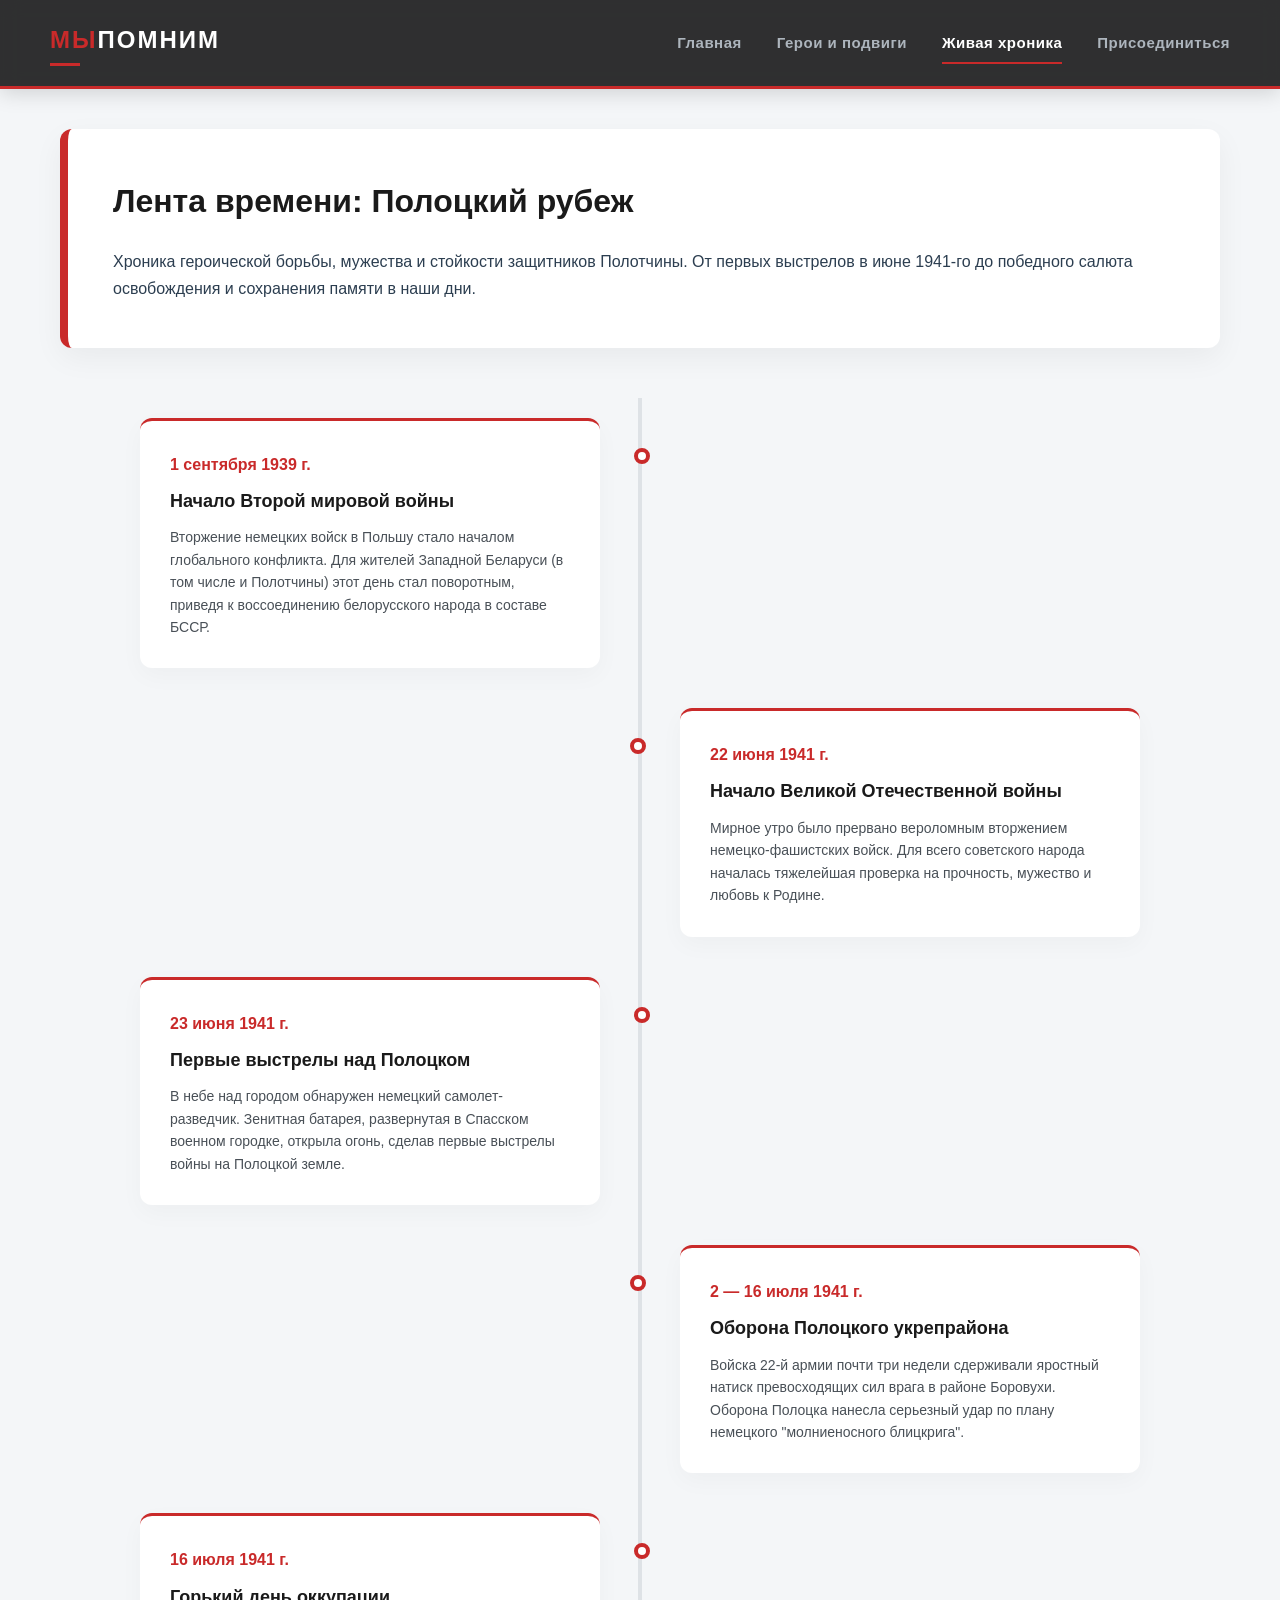
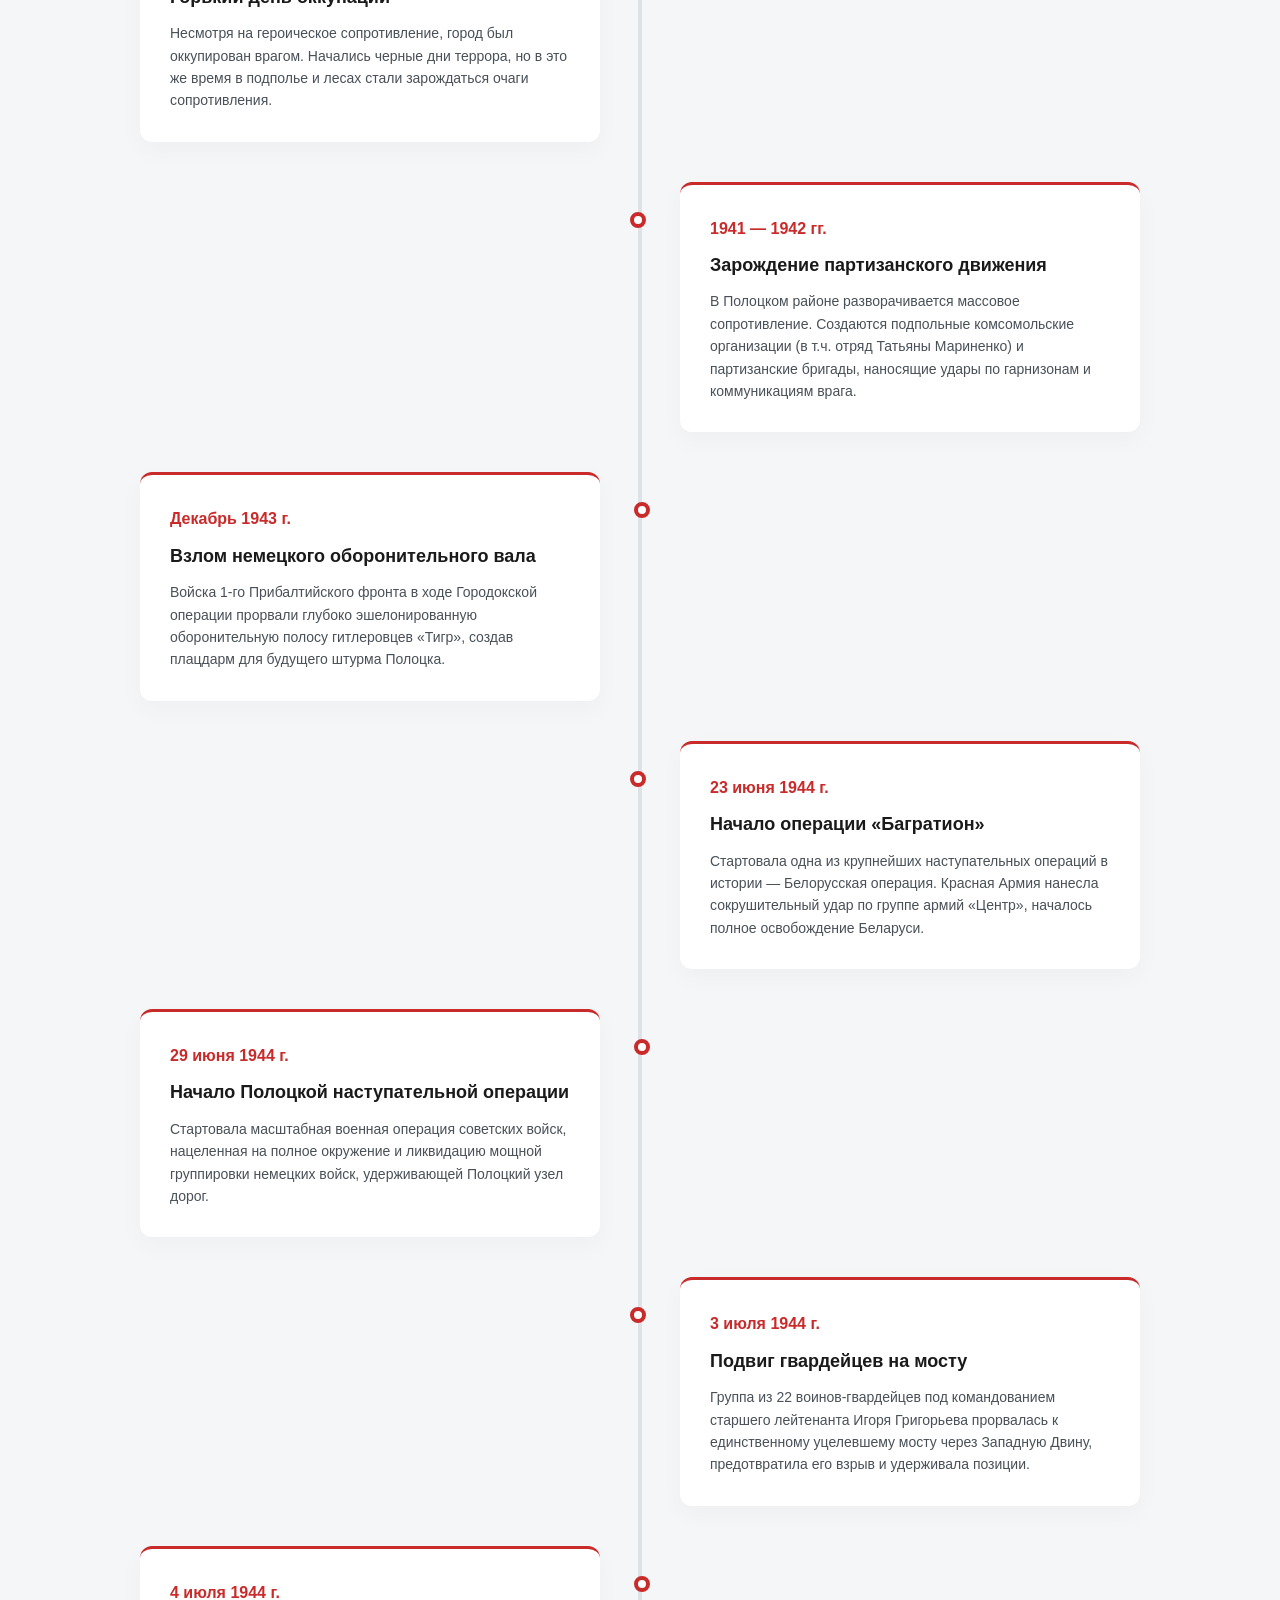
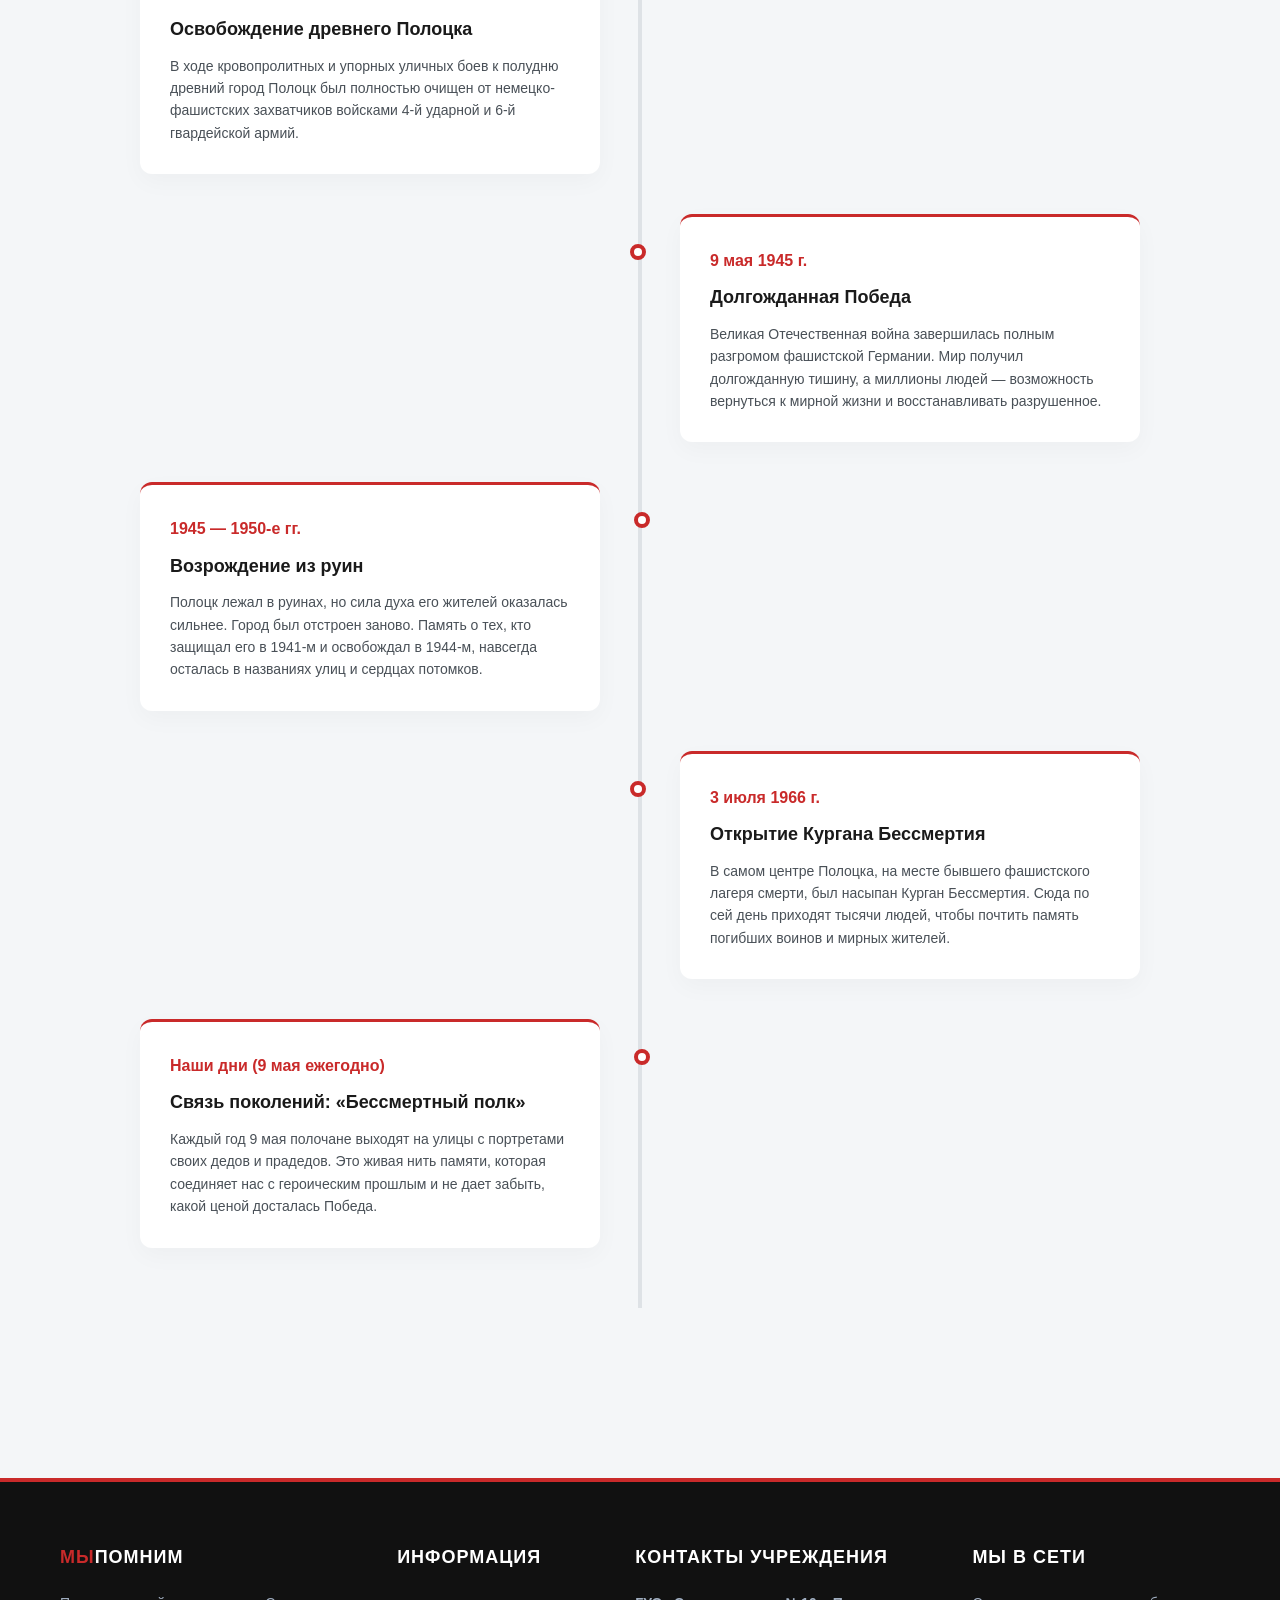
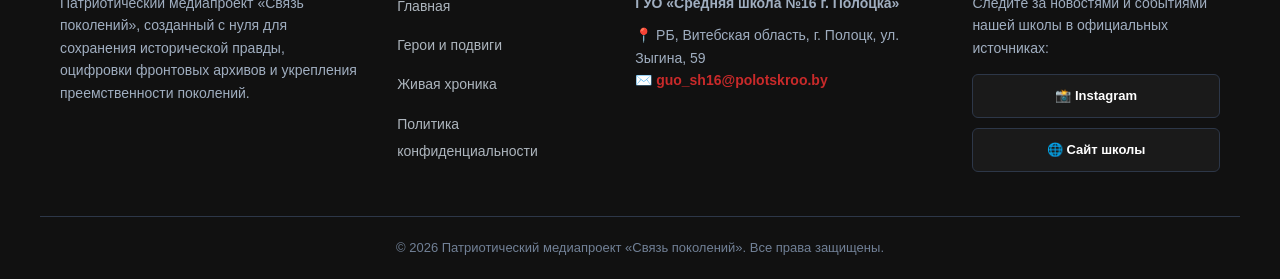
<file: chronicle.html>
<!DOCTYPE html>
<html lang="ru">
<head>
    <meta charset="UTF-8">
    <meta name="viewport" content="width=device-width, initial-scale=1.0">
    <title>Живая хроника — Связь поколений</title>
    <link rel="stylesheet" href="style.css">
</head>
<body>

    <header class="main-header">
        <div class="logo"><span class="logo-accent">Мы</span>Помним</div>
        <nav class="nav-links">
            <a href="index.html" class="nav-item">Главная</a>
            <a href="heroes.html" class="nav-item">Герои и подвиги</a>
            <a href="chronicle.html" class="nav-item active">Живая хроника</a>
            <a href="contacts.html" class="nav-item">Присоединиться</a>
        </nav>
    </header>

    <main class="container">
        
        <section class="mission-block" style="border-left-color: #c92a2a;">
            <h2>Лента времени: Полоцкий рубеж</h2>
            <p>Хроника героической борьбы, мужества и стойкости защитников Полотчины. От первых выстрелов в июне 1941-го до победного салюта освобождения и сохранения памяти в наши дни.</p>
        </section>

        <div class="timeline-container">
            <div class="timeline-line"></div> 

            <div class="timeline-item left-item">
                <div class="timeline-dot"></div>
                <div class="timeline-content">
                    <span class="timeline-date">1 сентября 1939 г.</span>
                    <h4>Начало Второй мировой войны</h4>
                    <p>Вторжение немецких войск в Польшу стало началом глобального конфликта. Для жителей Западной Беларуси (в том числе и Полотчины) этот день стал поворотным, приведя к воссоединению белорусского народа в составе БССР.</p>
                </div>
            </div>

            <div class="timeline-item right-item">
                <div class="timeline-dot"></div>
                <div class="timeline-content">
                    <span class="timeline-date">22 июня 1941 г.</span>
                    <h4>Начало Великой Отечественной войны</h4>
                    <p>Мирное утро было прервано вероломным вторжением немецко-фашистских войск. Для всего советского народа началась тяжелейшая проверка на прочность, мужество и любовь к Родине.</p>
                </div>
            </div>

            <div class="timeline-item left-item">
                <div class="timeline-dot"></div>
                <div class="timeline-content">
                    <span class="timeline-date">23 июня 1941 г.</span>
                    <h4>Первые выстрелы над Полоцком</h4>
                    <p>В небе над городом обнаружен немецкий самолет-разведчик. Зенитная батарея, развернутая в Спасском военном городке, открыла огонь, сделав первые выстрелы войны на Полоцкой земле.</p>
                </div>
            </div>

            <div class="timeline-item right-item">
                <div class="timeline-dot"></div>
                <div class="timeline-content">
                    <span class="timeline-date">2 — 16 июля 1941 г.</span>
                    <h4>Оборона Полоцкого укрепрайона</h4>
                    <p>Войска 22-й армии почти три недели сдерживали яростный натиск превосходящих сил врага в районе Боровухи. Оборона Полоцка нанесла серьезный удар по плану немецкого "молниеносного блицкрига".</p>
                </div>
            </div>

            <div class="timeline-item left-item">
                <div class="timeline-dot"></div>
                <div class="timeline-content">
                    <span class="timeline-date">16 июля 1941 г.</span>
                    <h4>Горький день оккупации</h4>
                    <p>Несмотря на героическое сопротивление, город был оккупирован врагом. Начались черные дни террора, но в это же время в подполье и лесах стали зарождаться очаги сопротивления.</p>
                </div>
            </div>

            <div class="timeline-item right-item">
                <div class="timeline-dot"></div>
                <div class="timeline-content">
                    <span class="timeline-date">1941 — 1942 гг.</span>
                    <h4>Зарождение партизанского движения</h4>
                    <p>В Полоцком районе разворачивается массовое сопротивление. Создаются подпольные комсомольские организации (в т.ч. отряд Татьяны Мариненко) и партизанские бригады, наносящие удары по гарнизонам и коммуникациям врага.</p>
                </div>
            </div>

            <div class="timeline-item left-item">
                <div class="timeline-dot"></div>
                <div class="timeline-content">
                    <span class="timeline-date">Декабрь 1943 г.</span>
                    <h4>Взлом немецкого оборонительного вала</h4>
                    <p>Войска 1-го Прибалтийского фронта в ходе Городокской операции прорвали глубоко эшелонированную оборонительную полосу гитлеровцев «Тигр», создав плацдарм для будущего штурма Полоцка.</p>
                </div>
            </div>

            <div class="timeline-item right-item">
                <div class="timeline-dot"></div>
                <div class="timeline-content">
                    <span class="timeline-date">23 июня 1944 г.</span>
                    <h4>Начало операции «Багратион»</h4>
                    <p>Стартовала одна из крупнейших наступательных операций в истории — Белорусская операция. Красная Армия нанесла сокрушительный удар по группе армий «Центр», началось полное освобождение Беларуси.</p>
                </div>
            </div>

            <div class="timeline-item left-item">
                <div class="timeline-dot"></div>
                <div class="timeline-content">
                    <span class="timeline-date">29 июня 1944 г.</span>
                    <h4>Начало Полоцкой наступательной операции</h4>
                    <p>Стартовала масштабная военная операция советских войск, нацеленная на полное окружение и ликвидацию мощной группировки немецких войск, удерживающей Полоцкий узел дорог.</p>
                </div>
            </div>

            <div class="timeline-item right-item">
                <div class="timeline-dot"></div>
                <div class="timeline-content">
                    <span class="timeline-date">3 июля 1944 г.</span>
                    <h4>Подвиг гвардейцев на мосту</h4>
                    <p>Группа из 22 воинов-гвардейцев под командованием старшего лейтенанта Игоря Григорьева прорвалась к единственному уцелевшему мосту через Западную Двину, предотвратила его взрыв и удерживала позиции.</p>
                </div>
            </div>

            <div class="timeline-item left-item">
                <div class="timeline-dot"></div>
                <div class="timeline-content">
                    <span class="timeline-date">4 июля 1944 г.</span>
                    <h4>Освобождение древнего Полоцка</h4>
                    <p>В ходе кровопролитных и упорных уличных боев к полудню древний город Полоцк был полностью очищен от немецко-фашистских захватчиков войсками 4-й ударной и 6-й гвардейской армий.</p>
                </div>
            </div>

            <div class="timeline-item right-item">
                <div class="timeline-dot"></div>
                <div class="timeline-content">
                    <span class="timeline-date">9 мая 1945 г.</span>
                    <h4>Долгожданная Победа</h4>
                    <p>Великая Отечественная война завершилась полным разгромом фашистской Германии. Мир получил долгожданную тишину, а миллионы людей — возможность вернуться к мирной жизни и восстанавливать разрушенное.</p>
                </div>
            </div>

            <div class="timeline-item left-item">
                <div class="timeline-dot"></div>
                <div class="timeline-content">
                    <span class="timeline-date">1945 — 1950-е гг.</span>
                    <h4>Возрождение из руин</h4>
                    <p>Полоцк лежал в руинах, но сила духа его жителей оказалась сильнее. Город был отстроен заново. Память о тех, кто защищал его в 1941-м и освобождал в 1944-м, навсегда осталась в названиях улиц и сердцах потомков.</p>
                </div>
            </div>

            <div class="timeline-item right-item">
                <div class="timeline-dot"></div>
                <div class="timeline-content">
                    <span class="timeline-date">3 июля 1966 г.</span>
                    <h4>Открытие Кургана Бессмертия</h4>
                    <p>В самом центре Полоцка, на месте бывшего фашистского лагеря смерти, был насыпан Курган Бессмертия. Сюда по сей день приходят тысячи людей, чтобы почтить память погибших воинов и мирных жителей.</p>
                </div>
            </div>

            <div class="timeline-item left-item">
                <div class="timeline-dot"></div>
                <div class="timeline-content">
                    <span class="timeline-date">Наши дни (9 мая ежегодно)</span>
                    <h4>Связь поколений: «Бессмертный полк»</h4>
                    <p>Каждый год 9 мая полочане выходят на улицы с портретами своих дедов и прадедов. Это живая нить памяти, которая соединяет нас с героическим прошлым и не дает забыть, какой ценой досталась Победа.</p>
                </div>
            </div>
            
        </div>
    </main>

    <footer class="main-footer">
        <div class="footer-container">
            
            <div class="footer-column about-project">
                <h4><span class="logo-accent">Мы</span>Помним</h4>
                <p class="footer-description">
                    Патриотический медиапроект «Связь поколений», созданный с нуля для сохранения исторической правды, оцифровки фронтовых архивов и укрепления преемственности поколений.
                </p>
            </div>
    
            <div class="footer-column footer-nav">
                <h4>Информация</h4>
                <ul>
                    <li><a href="index.html">Главная</a></li>
                    <li><a href="heroes.html">Герои и подвиги</a></li>
                    <li><a href="chronicle.html">Живая хроника</a></li>
                    <li><a href="privacy.html">Политика конфиденциальности</a></li>
                </ul>
            </div>
    
            <div class="footer-column footer-contacts">
                <h4>Контакты учреждения</h4>
                <p class="school-name">ГУО «Средняя школа №16 г. Полоцка»</p>
                <p class="footer-address">📍 РБ, Витебская область, г. Полоцк, ул. Зыгина, 59</p>
                <p class="footer-email">✉️ <a href="mailto:guo_sh16@polotskroo.by">guo_sh16@polotskroo.by</a></p>
            </div>
    
            <div class="footer-column footer-social">
                <h4>Мы в сети</h4>
                <p>Следите за новостями и событиями нашей школы в официальных источниках:</p>
                <div class="social-links">
                    <a href="https://www.instagram.com/school_shestnadtsataya/" class="social-item instagram" target="_blank" title="Instagram школы">📸 Instagram</a>
                    <a href="https://sch16.polotskroo.by/" class="social-item website" target="_blank" title="Сайт школы">🌐 Сайт школы</a>
                </div>
            </div>
    
        </div>
    
        <div class="footer-bottom">
            <p>© 2026 Патриотический медиапроект «Связь поколений». Все права защищены.</p>
        </div>
    </footer>

    <script src="main.js"></script>
</body>
</html>
</file>
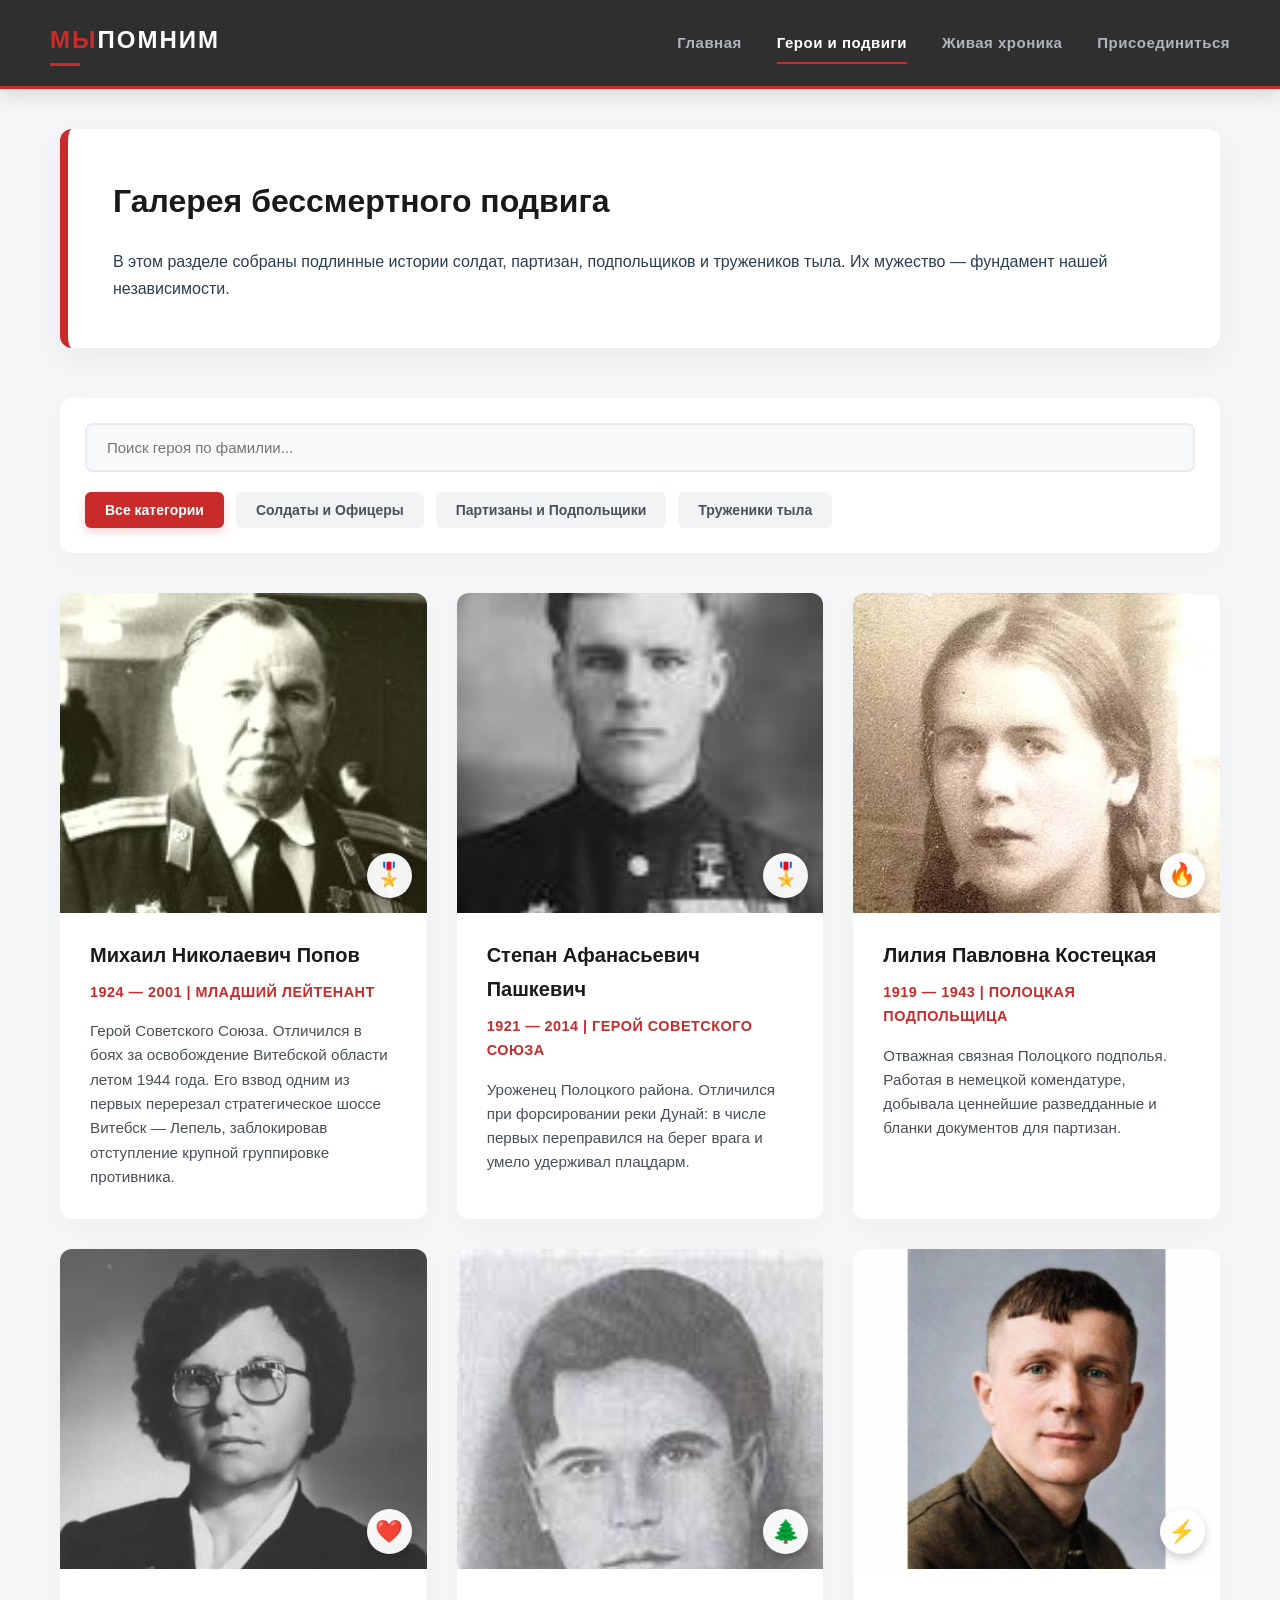
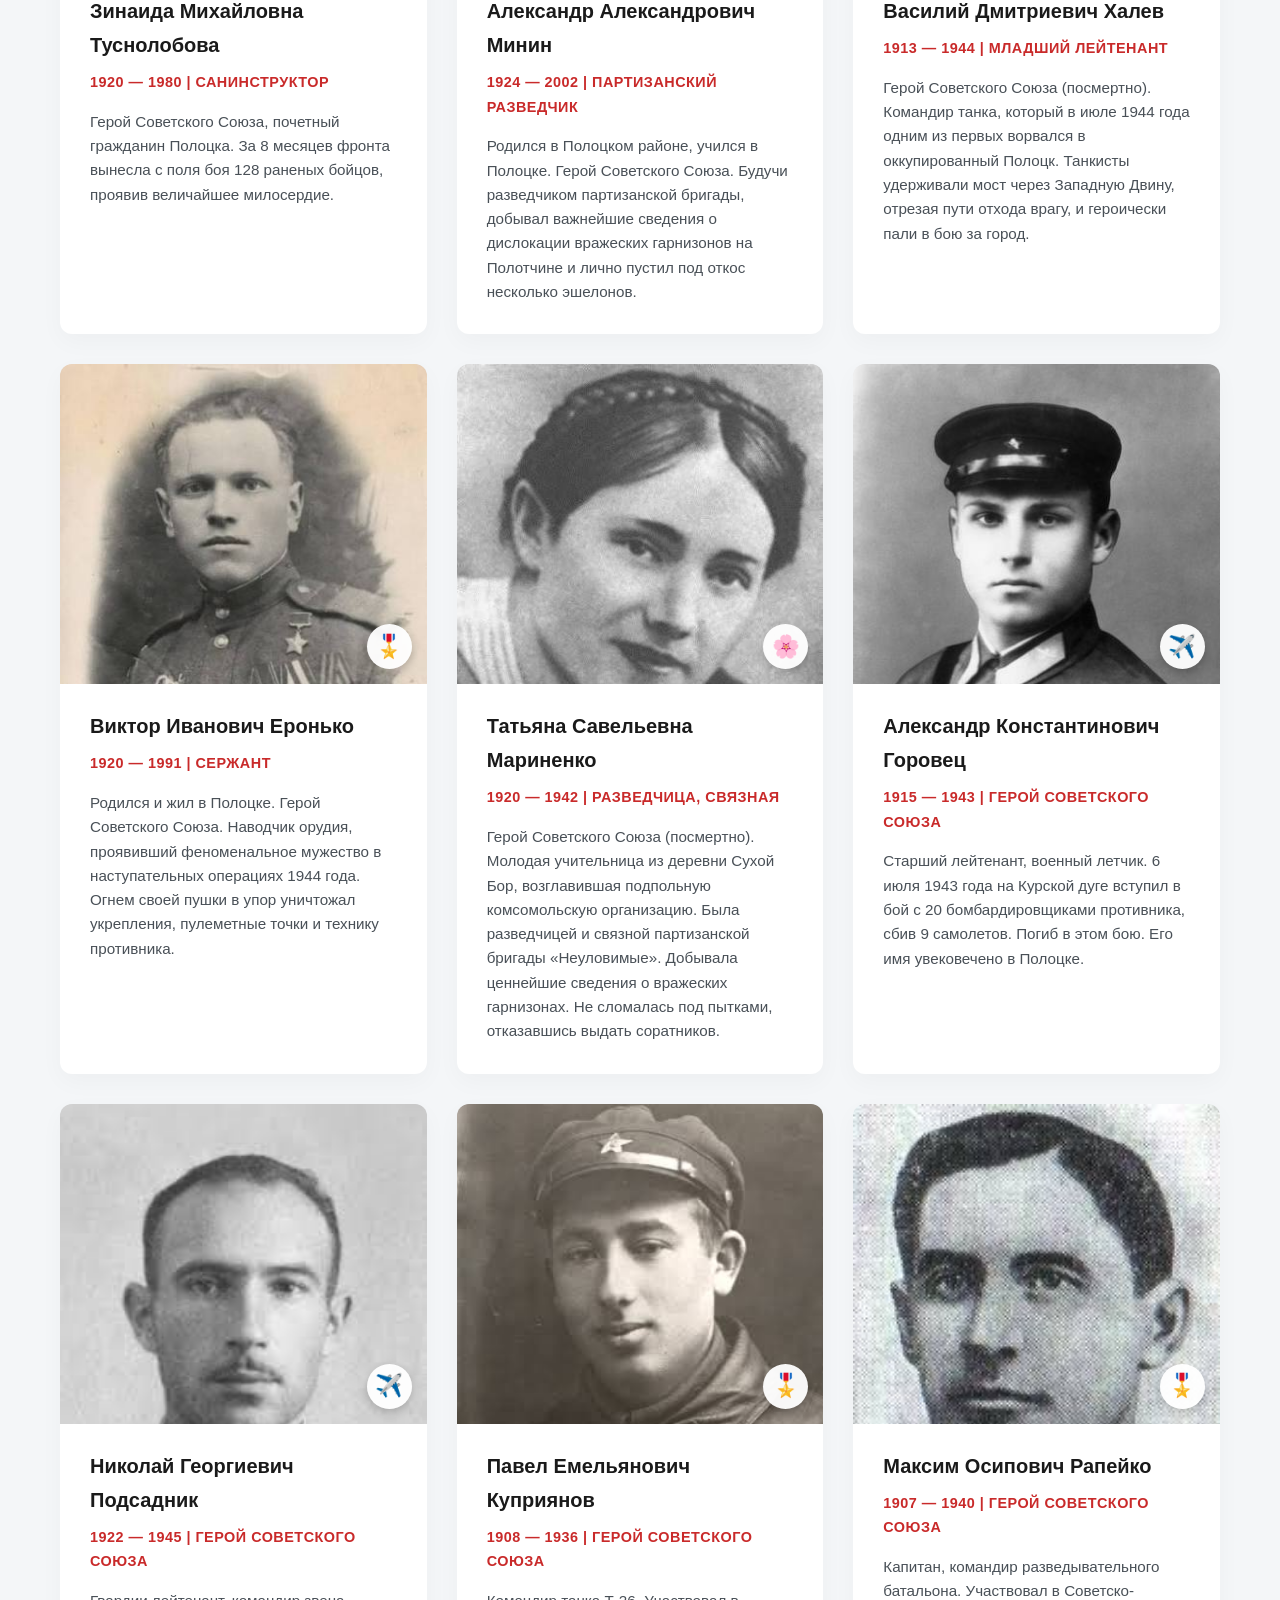
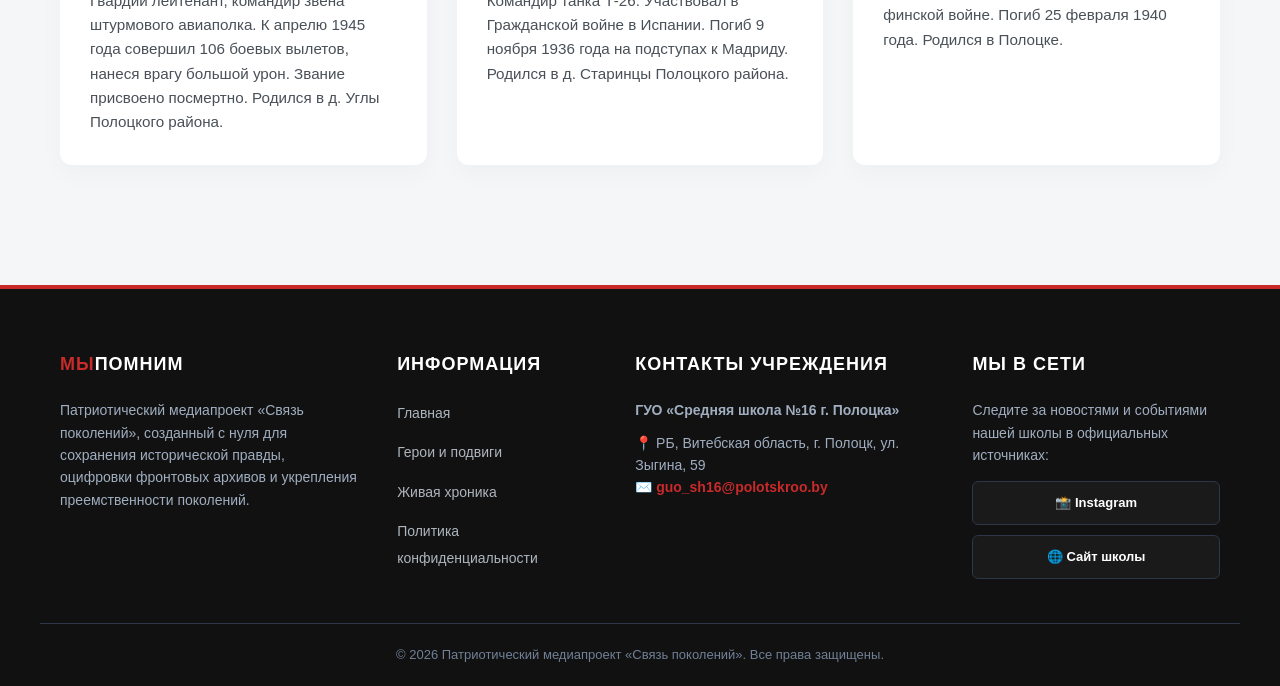
<file: heroes.html>
<!DOCTYPE html>
<html lang="ru">
<head>
    <meta charset="UTF-8">
    <meta name="viewport" content="width=device-width, initial-scale=1.0">
    <title>Герои и подвиги — Связь поколений</title>
    <link rel="stylesheet" href="style.css">
</head>
<body>

    <header class="main-header">
        <div class="logo"><span class="logo-accent">Мы</span>Помним</div>
        <nav class="nav-links">
            <a href="index.html" class="nav-item">Главная</a>
            <a href="heroes.html" class="nav-item active">Герои и подвиги</a>
            <a href="chronicle.html" class="nav-item">Живая хроника</a>
            <a href="contacts.html" class="nav-item">Присоединиться</a>
        </nav>
    </header>

    <main class="container">
        <section class="mission-block" style="border-left-color: #c92a2a;">
            <h2>Галерея бессмертного подвига</h2>
            <p>В этом разделе собраны подлинные истории солдат, партизан, подпольщиков и тружеников тыла. Их мужество — фундамент нашей независимости.</p>
        </section>

        
        <div class="archive-controls">
            <div class="search-box">
                <input type="text" id="hero-search" placeholder="Поиск героя по фамилии...">
            </div>
            <div class="filter-buttons">
                <button class="filter-btn active" data-filter="all">Все категории</button>
                <button class="filter-btn" data-filter="soldier">Солдаты и Офицеры</button>
                <button class="filter-btn" data-filter="partisan">Партизаны и Подпольщики</button>
                <button class="filter-btn" data-filter="worker">Труженики тыла</button>
            </div>
        </div>

        
        <section class="features-grid" id="heroes-grid">
    
    <div class="feature-card" data-category="soldier">
        <div class="card-image-wrapper">
            <img src="img/popov.jpg" alt="Михаил Николаевич Попов">
            <div class="card-icon-badge">🎖️</div>
        </div>
        <div class="card-content">
            <h3>Михаил Николаевич Попов</h3>
            <p class="card-years">1924 — 2001 | Младший лейтенант</p>
            <p class="card-desc">Герой Советского Союза. Отличился в боях за освобождение Витебской области летом 1944 года. Его взвод одним из первых перерезал стратегическое шоссе Витебск — Лепель, заблокировав отступление крупной группировке противника.</p>
        </div>
    </div>
    
    <div class="feature-card" data-category="soldier">
        <div class="card-image-wrapper">
            <img src="img/pashkevich.jpg" alt="Степан Афанасьевич Пашкевич">
            <div class="card-icon-badge">🎖️</div>
        </div>
        <div class="card-content">
            <h3>Степан Афанасьевич Пашкевич</h3>
            <p class="card-years">1921 — 2014 | Герой Советского Союза</p>
            <p class="card-desc">Уроженец Полоцкого района. Отличился при форсировании реки Дунай: в числе первых переправился на берег врага и умело удерживал плацдарм.</p>
        </div>
    </div>

    <div class="feature-card" data-category="partisan">
        <div class="card-image-wrapper">
            <img src="img/kostetskaya.jpg" alt="Лилия Павловна Костецкая">
            <div class="card-icon-badge">🔥</div>
        </div>
        <div class="card-content">
            <h3>Лилия Павловна Костецкая</h3>
            <p class="card-years">1919 — 1943 | Полоцкая подпольщица</p>
            <p class="card-desc">Отважная связная Полоцкого подполья. Работая в немецкой комендатуре, добывала ценнейшие разведданные и бланки документов для партизан.</p>
        </div>
    </div>

    <div class="feature-card" data-category="soldier">
        <div class="card-image-wrapper">
            <img src="img/tusnolobova.jpg" alt="Зинаида Михайловна Туснолобова">
            <div class="card-icon-badge">❤️</div>
        </div>
        <div class="card-content">
            <h3>Зинаида Михайловна Туснолобова</h3>
            <p class="card-years">1920 — 1980 | Санинструктор</p>
            <p class="card-desc">Герой Советского Союза, почетный гражданин Полоцка. За 8 месяцев фронта вынесла с поля боя 128 раненых бойцов, проявив величайшее милосердие.</p>
        </div>
    </div>

    <div class="feature-card" data-category="partisan">
        <div class="card-image-wrapper">
            <img src="img/minin.jpg" alt="Александр Александрович Минин">
            <div class="card-icon-badge">🌲</div>
        </div>
        <div class="card-content">
            <h3>Александр Александрович Минин</h3>
            <p class="card-years">1924 — 2002 | Партизанский разведчик</p>
            <p class="card-desc">Родился в Полоцком районе, учился в Полоцке. Герой Советского Союза. Будучи разведчиком партизанской бригады, добывал важнейшие сведения о дислокации вражеских гарнизонов на Полотчине и лично пустил под откос несколько эшелонов.</p>
        </div>
    </div>
    
    <div class="feature-card" data-category="soldier">
        <div class="card-image-wrapper">
            <img src="img/halev.jpg" alt="Василий Дмитриевич Халев">
            <div class="card-icon-badge">⚡</div>
        </div>
        <div class="card-content">
            <h3>Василий Дмитриевич Халев</h3>
            <p class="card-years">1913 — 1944 | Младший лейтенант</p>
            <p class="card-desc">Герой Советского Союза (посмертно). Командир танка, который в июле 1944 года одним из первых ворвался в оккупированный Полоцк. Танкисты удерживали мост через Западную Двину, отрезая пути отхода врагу, и героически пали в бою за город.</p>
        </div>
    </div>
    
    <div class="feature-card" data-category="soldier">
        <div class="card-image-wrapper">
            <img src="img/eronko.jpg" alt="Виктор Иванович Еронько">
            <div class="card-icon-badge">🎖️</div>
        </div>
        <div class="card-content">
            <h3>Виктор Иванович Еронько</h3>
            <p class="card-years">1920 — 1991 | Сержант</p>
            <p class="card-desc">Родился и жил в Полоцке. Герой Советского Союза. Наводчик орудия, проявивший феноменальное мужество в наступательных операциях 1944 года. Огнем своей пушки в упор уничтожал укрепления, пулеметные точки и технику противника.</p>
        </div>
    </div>

    <div class="feature-card" data-category="partisan">
        <div class="card-image-wrapper">
            <img src="img/marinenko.jpg" alt="Татьяна Савельевна Мариненко">
            <div class="card-icon-badge">🌸</div>
        </div>
        <div class="card-content">
            <h3>Татьяна Савельевна Мариненко</h3>
            <p class="card-years">1920 — 1942 | Разведчица, связная</p>
            <p class="card-desc">Герой Советского Союза (посмертно). Молодая учительница из деревни Сухой Бор, возглавившая подпольную комсомольскую организацию. Была разведчицей и связной партизанской бригады «Неуловимые». Добывала ценнейшие сведения о вражеских гарнизонах. Не сломалась под пытками, отказавшись выдать соратников.</p>
        </div>
    </div>

    <div class="feature-card" data-category="soldier">
        <div class="card-image-wrapper">
            <img src="img/gorovets.jpg" alt="Александр Константинович Горовец">
            <div class="card-icon-badge">✈️</div>
        </div>
        <div class="card-content">
            <h3>Александр Константинович Горовец</h3>
            <p class="card-years">1915 — 1943 | Герой Советского Союза</p>
            <p class="card-desc">Старший лейтенант, военный летчик. 6 июля 1943 года на Курской дуге вступил в бой с 20 бомбардировщиками противника, сбив 9 самолетов. Погиб в этом бою. Его имя увековечено в Полоцке.</p>
        </div>
    </div>

    <div class="feature-card" data-category="soldier">
        <div class="card-image-wrapper">
            <img src="img/podsadnik.jpg" alt="Николай Георгиевич Подсадник">
            <div class="card-icon-badge">✈️</div>
        </div>
        <div class="card-content">
            <h3>Николай Георгиевич Подсадник</h3>
            <p class="card-years">1922 — 1945 | Герой Советского Союза</p>
            <p class="card-desc">Гвардии лейтенант, командир звена штурмового авиаполка. К апрелю 1945 года совершил 106 боевых вылетов, нанеся врагу большой урон. Звание присвоено посмертно. Родился в д. Углы Полоцкого района.</p>
        </div>
    </div>

    <div class="feature-card" data-category="soldier">
        <div class="card-image-wrapper">
            <img src="img/kupriyanov.jpg" alt="Павел Емельянович Куприянов">
            <div class="card-icon-badge">🎖️</div>
        </div>
        <div class="card-content">
            <h3>Павел Емельянович Куприянов</h3>
            <p class="card-years">1908 — 1936 | Герой Советского Союза</p>
            <p class="card-desc">Командир танка Т-26. Участвовал в Гражданской войне в Испании. Погиб 9 ноября 1936 года на подступах к Мадриду. Родился в д. Старинцы Полоцкого района.</p>
        </div>
    </div>

    <div class="feature-card" data-category="soldier">
        <div class="card-image-wrapper">
            <img src="img/rapeiko.jpg" alt="Максим Осипович Рапейко">
            <div class="card-icon-badge">🎖️</div>
        </div>
        <div class="card-content">
            <h3>Максим Осипович Рапейко</h3>
            <p class="card-years">1907 — 1940 | Герой Советского Союза</p>
            <p class="card-desc">Капитан, командир разведывательного батальона. Участвовал в Советско-финской войне. Погиб 25 февраля 1940 года. Родился в Полоцке.</p>
        </div>
    </div>

</section>
    </main>

    <footer class="main-footer">
        <div class="footer-container">
            <div class="footer-column about-project">
                <h4><span class="logo-accent">Мы</span>Помним</h4>
                <p class="footer-description">
                    Патриотический медиапроект «Связь поколений», созданный с нуля для сохранения исторической правды, оцифровки фронтовых архивов и укрепления преемственности поколений.
                </p>
            </div>
            <div class="footer-column footer-nav">
                <h4>Информация</h4>
                <ul>
                    <li><a href="index.html">Главная</a></li>
                    <li><a href="heroes.html">Герои и подвиги</a></li>
                    <li><a href="chronicle.html">Живая хроника</a></li>
                    <li><a href="privacy.html">Политика конфиденциальности</a></li>
                </ul>
            </div>
            <div class="footer-column footer-contacts">
                <h4>Контакты учреждения</h4>
                <p class="school-name">ГУО «Средняя школа №16 г. Полоцка»</p>
                <p class="footer-address">📍 РБ, Витебская область, г. Полоцк, ул. Зыгина, 59</p>
                <p class="footer-email">✉️ <a href="mailto:guo_sh16@polotskroo.by">guo_sh16@polotskroo.by</a></p>
            </div>
            <div class="footer-column footer-social">
                <h4>Мы в сети</h4>
                <p>Следите за новостями и событиями нашей школы в официальных источниках:</p>
                <div class="social-links">
                    <a href="https://www.instagram.com/school_shestnadtsataya/" class="social-item instagram" target="_blank">📸 Instagram</a>
                    <a href="https://sch16.polotskroo.by/" class="social-item website" target="_blank">🌐 Сайт школы</a>
                </div>
            </div>
        </div>
        <div class="footer-bottom">
            <p>© 2026 Патриотический медиапроект «Связь поколений». Все права защищены.</p>
        </div>
    </footer>

    <script src="main.js"></script>
</body>
</html>
</file>
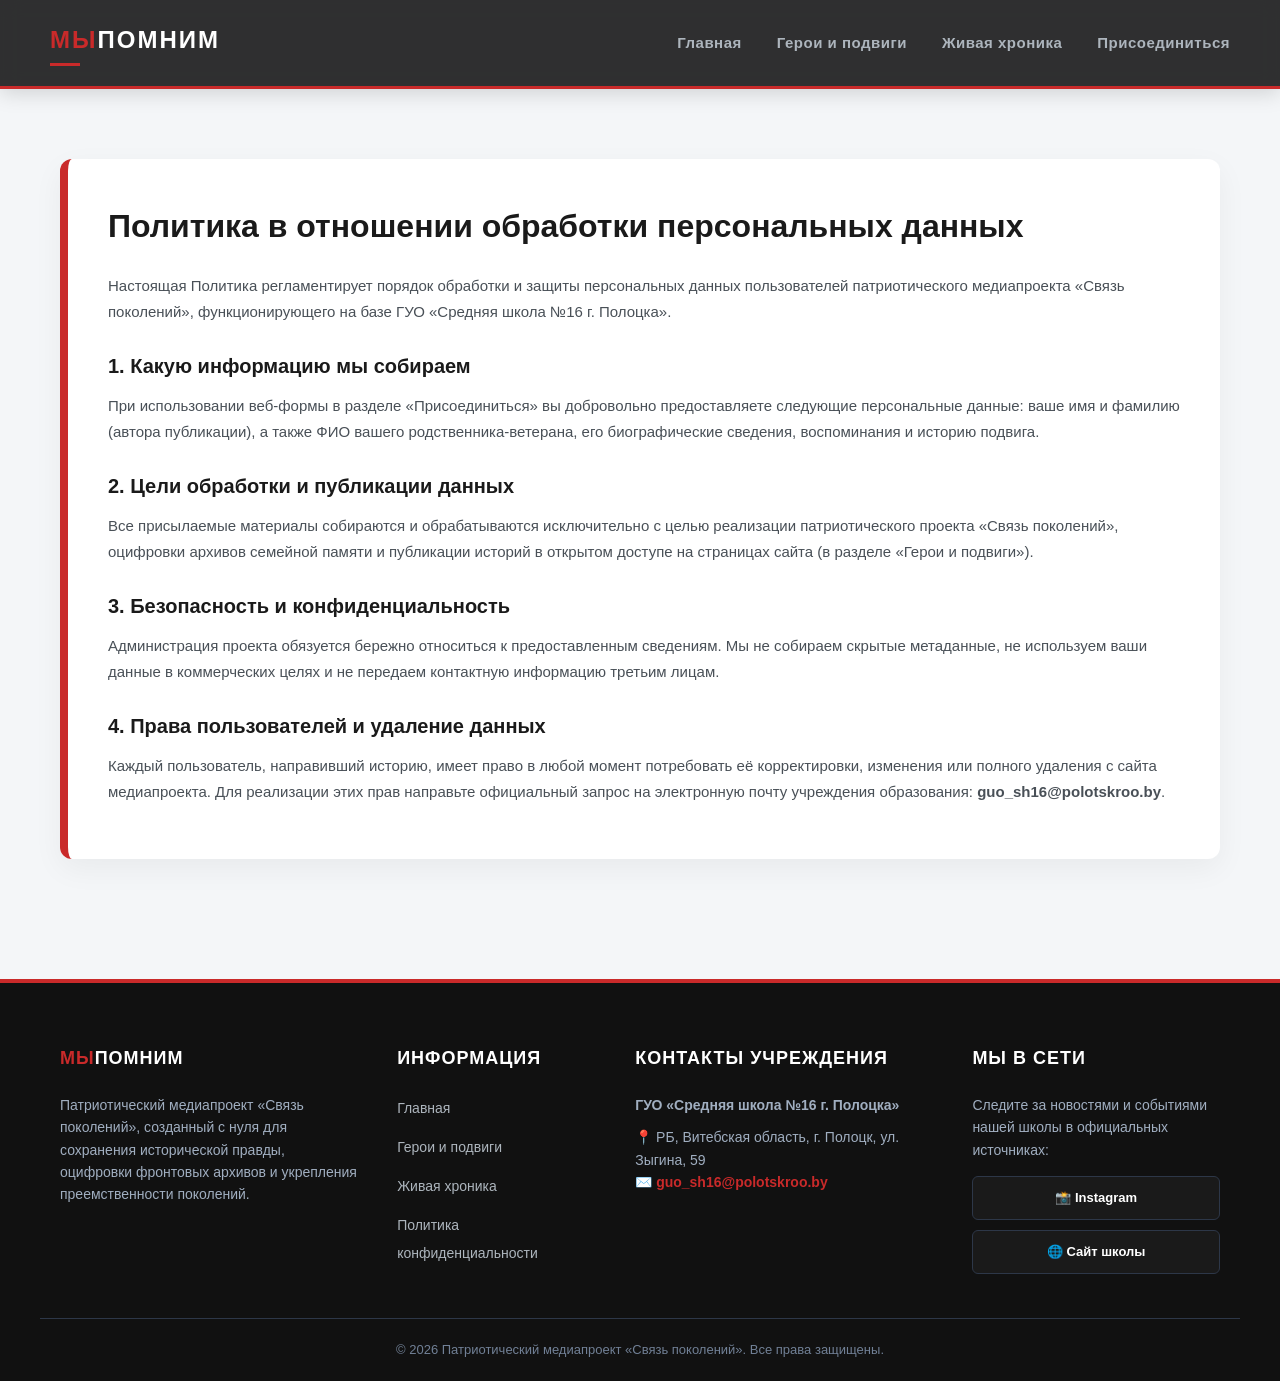
<file: privacy.html>
<!DOCTYPE html>
<html lang="ru">
<head>
    <meta charset="UTF-8">
    <meta name="viewport" content="width=device-width, initial-scale=1.0">
    <title>Политика конфиденциальности — Мы помним</title>
    <link rel="stylesheet" href="style.css">
    <style>
        
        .privacy-section {
            background-color: #ffffff;
            padding: 40px;
            border-radius: 12px;
            box-shadow: 0 10px 30px rgba(0, 0, 0, 0.05);
            margin-top: 30px;
            border-left: 8px solid #c92a2a;
        }
        .privacy-section h2 {
            font-size: 32px;
            margin-bottom: 20px;
            color: #1a1a1a;
            font-weight: 800;
        }
        .privacy-section h3 {
            font-size: 20px;
            color: #1a1a1a;
            margin: 25px 0 10px 0;
            font-weight: 700;
        }
        .privacy-section p {
            margin-bottom: 15px;
            color: #495057;
            font-size: 15px;
        }
    </style>
</head>
<body>

    <header class="main-header">
        <div class="logo"><span class="logo-accent">Мы</span>Помним</div>
        <nav class="nav-links">
            <a href="index.html" class="nav-item">Главная</a>
            <a href="heroes.html" class="nav-item">Герои и подвиги</a>
            <a href="chronicle.html" class="nav-item">Живая хроника</a>
            <a href="contacts.html" class="nav-item">Присоединиться</a>
        </nav>
    </header>

    <main class="container">
        <article class="privacy-section">
            <h2>Политика в отношении обработки персональных данных</h2>
            <p>Настоящая Политика регламентирует порядок обработки и защиты персональных данных пользователей патриотического медиапроекта «Связь поколений», функционирующего на базе ГУО «Средняя школа №16 г. Полоцка».</p>
            
            <h3>1. Какую информацию мы собираем</h3>
            <p>При использовании веб-формы в разделе «Присоединиться» вы добровольно предоставляете следующие персональные данные: ваше имя и фамилию (автора публикации), а также ФИО вашего родственника-ветерана, его биографические сведения, воспоминания и историю подвига.</p>

            <h3>2. Цели обработки и публикации данных</h3>
            <p>Все присылаемые материалы собираются и обрабатываются исключительно с целью реализации патриотического проекта «Связь поколений», оцифровки архивов семейной памяти и публикации историй в открытом доступе на страницах сайта (в разделе «Герои и подвиги»).</p>

            <h3>3. Безопасность и конфиденциальность</h3>
            <p>Администрация проекта обязуется бережно относиться к предоставленным сведениям. Мы не собираем скрытые метаданные, не используем ваши данные в коммерческих целях и не передаем контактную информацию третьим лицам.</p>

            <h3>4. Права пользователей и удаление данных</h3>
            <p>Каждый пользователь, направивший историю, имеет право в любой момент потребовать её корректировки, изменения или полного удаления с сайта медиапроекта. Для реализации этих прав направьте официальный запрос на электронную почту учреждения образования: <strong>guo_sh16@polotskroo.by</strong>.</p>
        </article>
    </main>
    <footer class="main-footer">
        <div class="footer-container">
            
         
            <div class="footer-column about-project">
                <h4><span class="logo-accent">Мы</span>Помним</h4>
                <p class="footer-description">
                    Патриотический медиапроект «Связь поколений», созданный с нуля для сохранения исторической правды, оцифровки фронтовых архивов и укрепления преемственности поколений.
                </p>
            </div>
    
           
            <div class="footer-column footer-nav">
                <h4>Информация</h4>
                <ul>
                    <li><a href="index.html">Главная</a></li>
                    <li><a href="heroes.html">Герои и подвиги</a></li>
                    <li><a href="chronicle.html">Живая хроника</a></li>
                    <li><a href="privacy.html">Политика конфиденциальности</a></li>
                </ul>
            </div>
    
            
            <div class="footer-column footer-contacts">
                <h4>Контакты учреждения</h4>
                <p class="school-name">ГУО «Средняя школа №16 г. Полоцка»</p>
                <p class="footer-address">📍 РБ, Витебская область, г. Полоцк, ул. Зыгина, 59</p>
                <p class="footer-email">✉️ <a href="mailto:guo_sh16@polotskroo.by">guo_sh16@polotskroo.by</a></p>
            </div>
    
           
            <div class="footer-column footer-social">
                <h4>Мы в сети</h4>
                <p>Следите за новостями и событиями нашей школы в официальных источниках:</p>
                <div class="social-links">
                    <!-- Рабочие ссылки на ресурсы ГУО «Средняя школа №16 г. Полоцка» -->
                    <a href="https://www.instagram.com/school_shestnadtsataya/" class="social-item instagram" target="_blank" title="Instagram школы">📸 Instagram</a>
                    <a href="https://sch16.polotskroo.by/" class="social-item website" target="_blank" title="Сайт школы">🌐 Сайт школы</a>
                </div>
            </div>
    
        </div>
    
      
        <div class="footer-bottom">
            <p>© 2026 Патриотический медиапроект «Связь поколений». Все права защищены.</p>
        </div>
    </footer>
</body>
</html>
</file>
<file: style.css>
* {
    box-sizing: border-box;
    margin: 0;
    padding: 0;
    transition: all 0.3s cubic-bezier(0.25, 0.8, 0.25, 1);
}

body {
    font-family: -apple-system, BlinkMacSystemFont, "Segoe UI", Roboto, Helvetica, Arial, sans-serif;
    background-color: #f4f6f8;
    color: #2c3e50;
    line-height: 1.7;
    overflow-x: hidden;
}

.container {
    max-width: 1200px;
    margin: 0 auto;
    padding: 40px 20px;
}

/* Шапка сайта */
.main-header {
    background-color: rgba(26, 26, 26, 0.9);
    backdrop-filter: blur(10px);
    -webkit-backdrop-filter: blur(10px);
    display: flex;
    justify-content: space-between;
    align-items: center;
    padding: 20px 50px;
    position: sticky;
    top: 0;
    z-index: 1000;
    box-shadow: 0 4px 20px rgba(0, 0, 0, 0.15);
    border-bottom: 3px solid #c92a2a;
}

.logo {
    color: #ffffff;
    font-size: 24px;
    font-weight: 900;
    text-transform: uppercase;
    letter-spacing: 2px;
}

.logo-accent {
    color: #c92a2a;
}

.logo:after {
    content: '';
    display: block;
    width: 30px;
    height: 3px;
    background: #c92a2a;
    margin-top: 2px;
}

.nav-links {
    display: flex;
    gap: 35px;
}

.nav-item {
    color: #adb5bd;
    text-decoration: none;
    font-size: 15px;
    font-weight: 600;
    letter-spacing: 0.5px;
    position: relative;
    padding: 8px 0;
}

.nav-item::after {
    content: '';
    position: absolute;
    bottom: 0;
    left: 50%;
    width: 0;
    height: 2px;
    background-color: #c92a2a;
    transition: width 0.3s ease, left 0.3s ease;
}

.nav-item:hover::after, .nav-item.active::after {
    width: 100%;
    left: 0;
}

.nav-item:hover, .nav-item.active {
    color: #ffffff;
}


.hero-section {
    background: radial-gradient(circle, rgba(0, 0, 0, 0.4) 0%, rgba(0, 0, 0, 0.85) 100%), 
                url('hero-bg.jpg') no-repeat center center/cover;
    height: 550px;
    display: flex;
    align-items: center;
    justify-content: center;
    text-align: center;
    color: #ffffff;
    padding: 0 20px;
    box-shadow: inset 0 -50px 100px rgba(0,0,0,0.5);
}

.hero-content h1 {
    font-size: 56px;
    font-weight: 800;
    margin-bottom: 20px;
    letter-spacing: 2px;
    text-shadow: 2px 4px 10px rgba(0, 0, 0, 0.5);
}

.hero-subtitle {
    font-size: 20px;
    color: #f1f3f5;
    margin-bottom: 35px;
    max-width: 700px;
    margin-left: auto;
    margin-right: auto;
    font-weight: 300;
    text-shadow: 1px 2px 5px rgba(0, 0, 0, 0.5);
}

.cta-button {
    background-color: #c92a2a;
    color: #ffffff;
    padding: 14px 35px;
    text-decoration: none;
    font-weight: 700;
    border-radius: 50px;
    text-transform: uppercase;
    font-size: 14px;
    letter-spacing: 1px;
    box-shadow: 0 4px 15px rgba(201, 42, 42, 0.4);
}

.cta-button:hover {
    background-color: #a61e1e;
    transform: translateY(-3px);
    box-shadow: 0 6px 20px rgba(201, 42, 42, 0.6);
}


.mission-block {
    background-color: #ffffff;
    padding: 45px;
    border-radius: 12px;
    box-shadow: 0 10px 30px rgba(0, 0, 0, 0.05);
    margin-bottom: 50px;
    border-left: 8px solid #c92a2a;
}

.mission-block h2 {
    font-size: 32px;
    margin-bottom: 20px;
    color: #1a1a1a;
    font-weight: 800;
}


.counter-box {
    text-align: center;
    margin-bottom: 40px;
    background: #ffffff;
    padding: 30px;
    border-radius: 12px;
    box-shadow: 0 8px 25px rgba(0,0,0,0.03);
}

.counter-box h3 {
    font-size: 20px;
    color: #6c757d;
    text-transform: uppercase;
    letter-spacing: 1px;
}

#memory-counter {
    font-size: 48px;
    font-weight: 900;
    color: #c92a2a;
    margin: 10px 0;
}


.letter-triangle {
    background-color: #fcf6e5;
    border: 1px solid #e1d3b0;
    padding: 40px;
    border-radius: 4px;
    box-shadow: 5px 5px 20px rgba(0,0,0,0.05);
    position: relative;
    margin-bottom: 50px;
}

.letter-triangle h3 {
    color: #8b2626;
    font-family: Georgia, serif;
    margin-bottom: 5px;
}

.letter-date {
    font-family: Georgia, serif;
    font-style: italic;
    color: #7f8c8d;
    margin-bottom: 20px;
}

.letter-text {
    font-family: Georgia, serif;
    font-size: 17px;
    line-height: 1.8;
    color: #34495e;
    padding-left: 20px;
    border-left: 3px double #e1d3b0;
}


.features-grid {
    display: flex;
    gap: 30px;
    flex-wrap: wrap;
}

.feature-card {
    background-color: #ffffff;
    flex: 1;
    min-width: 300px;
    padding: 35px;
    border-radius: 12px;
    box-shadow: 0 8px 25px rgba(0, 0, 0, 0.03);
    display: flex;
    flex-direction: column;
    overflow: hidden; 
    position: relative;
}

.feature-card:hover .card-img {
    transform: scale(1.06); 
    filter: brightness(0.9); 
}

.card-img {
    width: calc(100% + 70px);
    height: 220px;
    object-fit: cover;
    border-top-left-radius: 12px;
    border-top-right-radius: 12px;
    margin: -35px -35px 20px -35px;
    transition: transform 0.5s cubic-bezier(0.25, 0.8, 0.25, 1); 
}

.card-icon {
    font-size: 40px;
    margin-bottom: 20px;
}

.card-link {
    color: #c92a2a;
    text-decoration: none;
    font-weight: 700;
    margin-top: auto;
}

/* Таймлайн */
.timeline-container {
    position: relative;
    max-width: 1000px;
    margin: 50px auto;
    padding: 20px 0;
}


.timeline-line {
    position: absolute;
    left: 50%;
    top: 0;
    bottom: 0;
    width: 4px;
    background: #dee2e6;
    transform: translateX(-50%);
    z-index: 1;
}


.timeline-item {
    position: relative;
    width: 50%; /* Занимает ровно половину ширины экрана */
    margin-bottom: 40px;
    z-index: 2;
}


.left-item {
    left: 0;
    padding-right: 40px;
}


.right-item {
    left: 50%;
    padding-left: 40px;
}


.timeline-content {
    background-color: #ffffff;
    padding: 30px;
    border-radius: 12px;
    box-shadow: 0 8px 25px rgba(0, 0, 0, 0.03);
    border-top: 3px solid #c92a2a;
    transition: transform 0.3s ease, box-shadow 0.3s ease;
}


.timeline-content:hover {
    transform: translateY(-5px);
    box-shadow: 0 12px 30px rgba(201, 42, 42, 0.08);
}


.timeline-date {
    display: inline-block;
    font-weight: 800;
    color: #c92a2a;
    font-size: 16px;
    margin-bottom: 8px;
}

.timeline-content h4 {
    font-size: 18px;
    color: #1a1a1a;
    margin-bottom: 10px;
    font-weight: 700;
}

.timeline-content p {
    font-size: 14px;
    color: #495057;
    line-height: 1.6;
}


.timeline-dot {
    position: absolute;
    top: 30px;
    width: 16px;
    height: 16px;
    background-color: #ffffff;
    border: 4px solid #c92a2a;
    border-radius: 50%;
    z-index: 3;
}


.left-item .timeline-dot {
    right: -10px;
}

.right-item .timeline-dot {
    left: -10px;
}


@media (max-width: 768px) {
    .timeline-line {
        left: 20px;
    }
    .timeline-item {
        width: 100%;
        left: 0 !important;
        padding-left: 45px !important;
        padding-right: 0 !important;
    }
    .left-item .timeline-dot, .right-item .timeline-dot {
        left: 12px;
    }
}


.form-container {
    background-color: #ffffff;
    padding: 50px;
    border-radius: 16px;
    box-shadow: 0 15px 40px rgba(0, 0, 0, 0.05);
    max-width: 750px;
    margin: 40px auto;
}

.form-group {
    margin-bottom: 25px;
}

.form-group label {
    display: block;
    margin-bottom: 10px;
    font-weight: 700;
}

.form-group input, .form-group textarea {
    width: 100%;
    padding: 14px 18px;
    border: 2px solid #e9ecef;
    border-radius: 8px;
    background-color: #f8f9fa;
}

.form-group input:focus, .form-group textarea:focus {
    outline: none;
    border-color: #c92a2a;
    background-color: #ffffff;
}

.main-footer {
    background-color: #111111;
    color: #adb5bd;
    padding: 60px 0 20px 0;
    margin-top: 80px;
    border-top: 4px solid #c92a2a; 
    font-family: -apple-system, BlinkMacSystemFont, "Segoe UI", Roboto, sans-serif;
}
.main-content-layout {
    display: grid;
    grid-template-columns: 2.3fr 1fr; 
    gap: 35px;
    margin-top: 30px;
    align-items: start;
}


.main-content-layout .front-letter,
.main-content-layout .features-grid {
    margin-bottom: 30px;
}


.sidebar-content {
    display: flex;
    flex-direction: column;
    gap: 25px;
}

.sidebar-widget {
    background-color: #ffffff;
    border-radius: 12px;
    padding: 25px;
    box-shadow: 0 8px 25px rgba(0, 0, 0, 0.03);
    border-top: 4px solid #c92a2a; 
}

.widget-header {
    display: flex;
    align-items: center;
    gap: 10px;
    margin-bottom: 15px;
    border-bottom: 1px solid #e9ecef;
    padding-bottom: 10px;
}

.widget-header h4 {
    font-size: 15px;
    font-weight: 700;
    color: #1a1a1a;
    text-transform: uppercase;
    letter-spacing: 0.5px;
}

.widget-icon {
    font-size: 18px;
}

.history-date {
    font-weight: 800;
    color: #c92a2a;
    margin-bottom: 8px;
    font-size: 15px;
}

.widget-body p {
    font-size: 14px;
    color: #495057;
    line-height: 1.6;
}

.patriotic-quote {
    font-family: Georgia, serif;
    font-style: italic;
    color: #34495e;
    border-left: 3px solid #dee2e6;
    padding-left: 15px;
    margin: 0;
    font-size: 14px;
    line-height: 1.6;
}

.stats-list {
    list-style: none;
    padding: 0;
    margin: 0;
}

.stats-list li {
    font-size: 14px;
    color: #495057;
    padding: 8px 0;
    border-bottom: 1px dashed #e9ecef;
}

.stats-list li:last-child {
    border-bottom: none;
}


@media (max-width: 992px) {
    .main-content-layout {
        grid-template-columns: 1fr;
    }
}
.footer-container {
    max-width: 1200px;
    margin: 0 auto;
    padding: 0 20px;
    display: grid;
    grid-template-columns: 1.2fr 0.8fr 1.2fr 1fr; 
    gap: 40px;
}


.footer-column h4 {
    color: #ffffff;
    font-size: 18px;
    font-weight: 700;
    margin-bottom: 20px;
    text-transform: uppercase;
    letter-spacing: 1px;
}


.footer-description, .footer-column p {
    font-size: 14px;
    line-height: 1.6;
    color: #a0aec0;
}

.school-name {
    font-weight: 600;
    color: #ffffff;
    margin-bottom: 10px;
}


.footer-nav ul {
    list-style: none;
    padding: 0;
    margin: 0;
}

.footer-nav ul li {
    margin-bottom: 12px;
}

.footer-nav ul li a {
    color: #adb5bd;
    text-decoration: none;
    font-size: 14px;
    transition: color 0.2s ease;
}

.footer-nav ul li a:hover {
    color: #ffffff;
    text-decoration: underline;
}

/* Почта школы */
.footer-contacts a {
    color: #c92a2a;
    text-decoration: none;
    font-weight: 600;
}

.footer-contacts a:hover {
    text-decoration: underline;
}


.social-links {
    display: flex;
    flex-direction: column;
    gap: 10px;
    margin-top: 15px;
}

.social-item {
    display: inline-block;
    padding: 10px 15px;
    background-color: #1a1a1a;
    color: #ffffff;
    text-decoration: none;
    font-size: 13px;
    font-weight: 600;
    border-radius: 6px;
    border: 1px solid #2d3748;
    transition: all 0.3s ease;
    text-align: center;
}

.social-item:hover {
    background-color: #c92a2a;
    border-color: #c92a2a;
    transform: translateY(-2px);
}


.footer-bottom {
    max-width: 1200px;
    margin: 40px auto 0 auto;
    padding: 20px 20px 0 20px;
    border-top: 1px solid #2d3748;
    text-align: center; 
    font-size: 13px;
    color: #718096;
}


@media (max-width: 992px) {
    .footer-container {
        grid-template-columns: 1fr 1fr;
    }
}

@media (max-width: 576px) {
    .footer-container {
        grid-template-columns: 1fr;
        gap: 30px;
    }
}
.archive-controls {
    display: flex;
    flex-direction: column;
    gap: 20px;
    margin-bottom: 40px;
    background-color: #ffffff;
    padding: 25px;
    border-radius: 12px;
    box-shadow: 0 8px 25px rgba(0, 0, 0, 0.03);
}


#hero-search {
    width: 100%;
    padding: 14px 20px;
    border: 2px solid #e9ecef;
    border-radius: 8px;
    font-size: 15px;
    background-color: #f8f9fa;
    transition: all 0.3s ease;
}

#hero-search:focus {
    outline: none;
    border-color: #c92a2a;
    background-color: #ffffff;
    box-shadow: 0 4px 12px rgba(201, 42, 42, 0.05);
}


.filter-buttons {
    display: flex;
    gap: 12px;
    flex-wrap: wrap;
}


.filter-btn {
    background-color: #f1f3f5;
    color: #495057;
    border: none;
    padding: 10px 20px;
    border-radius: 6px;
    font-weight: 600;
    font-size: 14px;
    cursor: pointer;
    transition: all 0.2s ease;
}

.filter-btn:hover {
    background-color: #e9ecef;
    color: #1a1a1a;
}

.filter-btn.active {
    background-color: #c92a2a;
    color: #ffffff;
    box-shadow: 0 4px 10px rgba(201, 42, 42, 0.2);
}


.feature-card.hide {
    display: none !important;
}


#heroes-grid {
    display: grid;
    grid-template-columns: repeat(auto-fill, minmax(320px, 1fr));
    gap: 30px;
}
.status-message {
    margin-top: 20px;
    font-size: 15px;
    font-weight: 700;
    text-align: center;
    padding: 15px;
    border-radius: 8px;
    border-left: 5px solid transparent;
    background-color: #ffffff;
    box-shadow: 0 4px 15px rgba(0, 0, 0, 0.02);
}
.status-success {
    color: #2b8a3e;
    background-color: #ebfbee;
    border-left-color: #2b8a3e;
}

.status-error {
    color: #c92a2a;
    background-color: #fff5f5;
    border-left-color: #c92a2a;
}
#heroes-grid .feature-card {
    padding: 0;
    transition: transform 0.3s ease, box-shadow 0.3s ease;
    display: flex;
    flex-direction: column;
    height: 100%;
}

#heroes-grid .feature-card:hover {
    transform: translateY(-8px);
    box-shadow: 0 15px 35px rgba(0, 0, 0, 0.1);
}

.card-image-wrapper {
    position: relative;
    width: 100%;
    height: 320px; /* Увеличили высоту фото (было 260px) */
    overflow: hidden;
    background-color: #e9ecef;
    /* Добавляем красивую иконку на случай, если фото нет */
    background-image: url("data:image/svg+xml,%3Csvg xmlns='http://www.w3.org/2000/svg' viewBox='0 0 24 24' fill='%23adb5bd'%3E%3Cpath d='M19 3H5c-1.1 0-2 .9-2 2v14c0 1.1.9 2 2 2h14c1.1 0 2-.9 2-2V5c0-1.1-.9-2-2-2zm0 16H5V5h14v14zm-5.04-6.71l-2.75 3.54-1.96-2.36L6.5 17h11l-3.54-4.71z'/%3E%3C/svg%3E");
    background-repeat: no-repeat;
    background-position: center;
    background-size: 60px;
}

.card-image-wrapper img {
    position: relative;
    z-index: 2; /* Картинка перекрывает фоновую иконку */
    width: 100%;
    height: 100%;
    object-fit: cover;
    object-position: top center;
    transition: transform 0.5s ease;
    color: transparent; /* Скрывает текст ошибки, если фото не загрузилось */
}

#heroes-grid .feature-card:hover .card-image-wrapper img {
    transform: scale(1.06);
}

.card-icon-badge {
    position: absolute;
    bottom: 15px;
    right: 15px;
    background: rgba(255, 255, 255, 0.95);
    width: 45px;
    height: 45px;
    border-radius: 50%;
    display: flex;
    align-items: center;
    justify-content: center;
    font-size: 1.4rem;
    box-shadow: 0 4px 10px rgba(0, 0, 0, 0.2);
    z-index: 3; /* Значок всегда сверху */
}

.card-content {
    padding: 25px 30px 30px 30px;
    display: flex;
    flex-direction: column;
    flex-grow: 1; /* Растягивает блок с текстом на всю оставшуюся высоту */
}

.card-content h3 {
    margin-top: 0;
    margin-bottom: 8px;
    font-size: 1.25rem;
    color: #1a1a1a;
    font-weight: 800;
}

.card-years {
    font-weight: 700;
    color: #c92a2a;
    font-size: 0.9rem;
    margin-bottom: 15px;
    text-transform: uppercase;
    letter-spacing: 0.5px;
}

.card-desc {
    color: #495057;
    line-height: 1.6;
    font-size: 0.95rem;
    margin: 0;
}
.archive-stats {
    background-color: #ffffff;
    border-radius: 12px;
    padding: 40px;
    box-shadow: 0 10px 30px rgba(0, 0, 0, 0.05);
    margin-bottom: 50px;
    margin-top: 50px; 
    border-top: 4px solid #c92a2a;
}

.archive-stats-header {
    text-align: center;
    margin-bottom: 30px;
}

.archive-stats-header h3 {
    font-size: 26px;
    color: #1a1a1a;
    margin-bottom: 5px;
    font-weight: 800;
    text-transform: uppercase;
    letter-spacing: 1px;
}

.archive-stats-header p {
    color: #6c757d;
    font-size: 15px;
}

.stats-grid {
    display: grid;
    grid-template-columns: repeat(4, 1fr);
    gap: 20px;
}

.stat-card {
    background-color: #f8f9fa;
    border: 1px solid #e9ecef;
    border-radius: 10px;
    padding: 25px 15px;
    text-align: center;
    transition: transform 0.3s ease, box-shadow 0.3s ease, border-color 0.3s ease;
}

.stat-card:hover {
    transform: translateY(-5px);
    box-shadow: 0 10px 20px rgba(201, 42, 42, 0.08);
    border-color: #c92a2a;
    background-color: #ffffff;
}

.stat-icon {
    font-size: 32px;
    margin-bottom: 10px;
}

.stat-number {
    font-size: 38px;
    font-weight: 900;
    color: #c92a2a;
    line-height: 1.2;
    margin-bottom: 5px;
}

.stat-label {
    font-size: 13px;
    color: #495057;
    font-weight: 600;
    text-transform: uppercase;
    letter-spacing: 0.5px;
}

@media (max-width: 992px) {
    .stats-grid {
        grid-template-columns: repeat(2, 1fr);
    }
}

@media (max-width: 576px) {
    .stats-grid {
        grid-template-columns: 1fr;
    }
    .archive-stats {
        padding: 25px 15px;
    }
}
.cta-banner {
    background: linear-gradient(135deg, #1a1a1a 0%, #2c2c2c 100%);
    border-radius: 12px;
    padding: 60px 40px;
    text-align: center;
    margin-top: 50px;
    margin-bottom: 50px;
    border-left: 8px solid #c92a2a;
    box-shadow: 0 15px 40px rgba(0, 0, 0, 0.15);
    position: relative;
    overflow: hidden;
}

.cta-banner h2 {
    color: #ffffff;
    font-size: 32px;
    margin-bottom: 15px;
    font-weight: 800;
    letter-spacing: 1px;
}

.cta-banner p {
    color: #adb5bd;
    font-size: 16px;
    max-width: 650px;
    margin: 0 auto 35px auto;
    line-height: 1.7;
}

.cta-banner .cta-button {
    display: inline-block;
    background-color: #c92a2a;
    color: #ffffff;
    padding: 15px 40px;
    text-decoration: none;
    font-weight: 700;
    border-radius: 50px;
    text-transform: uppercase;
    font-size: 15px;
    letter-spacing: 1px;
    box-shadow: 0 4px 15px rgba(201, 42, 42, 0.4);
    transition: all 0.3s ease;
}

.cta-banner .cta-button:hover {
    background-color: #a61e1e;
    transform: translateY(-3px);
    box-shadow: 0 8px 25px rgba(201, 42, 42, 0.6);
}

@media (max-width: 768px) {
    .cta-banner {
        padding: 40px 20px;
    }
    .cta-banner h2 {
        font-size: 24px;
    }
}
</file>
